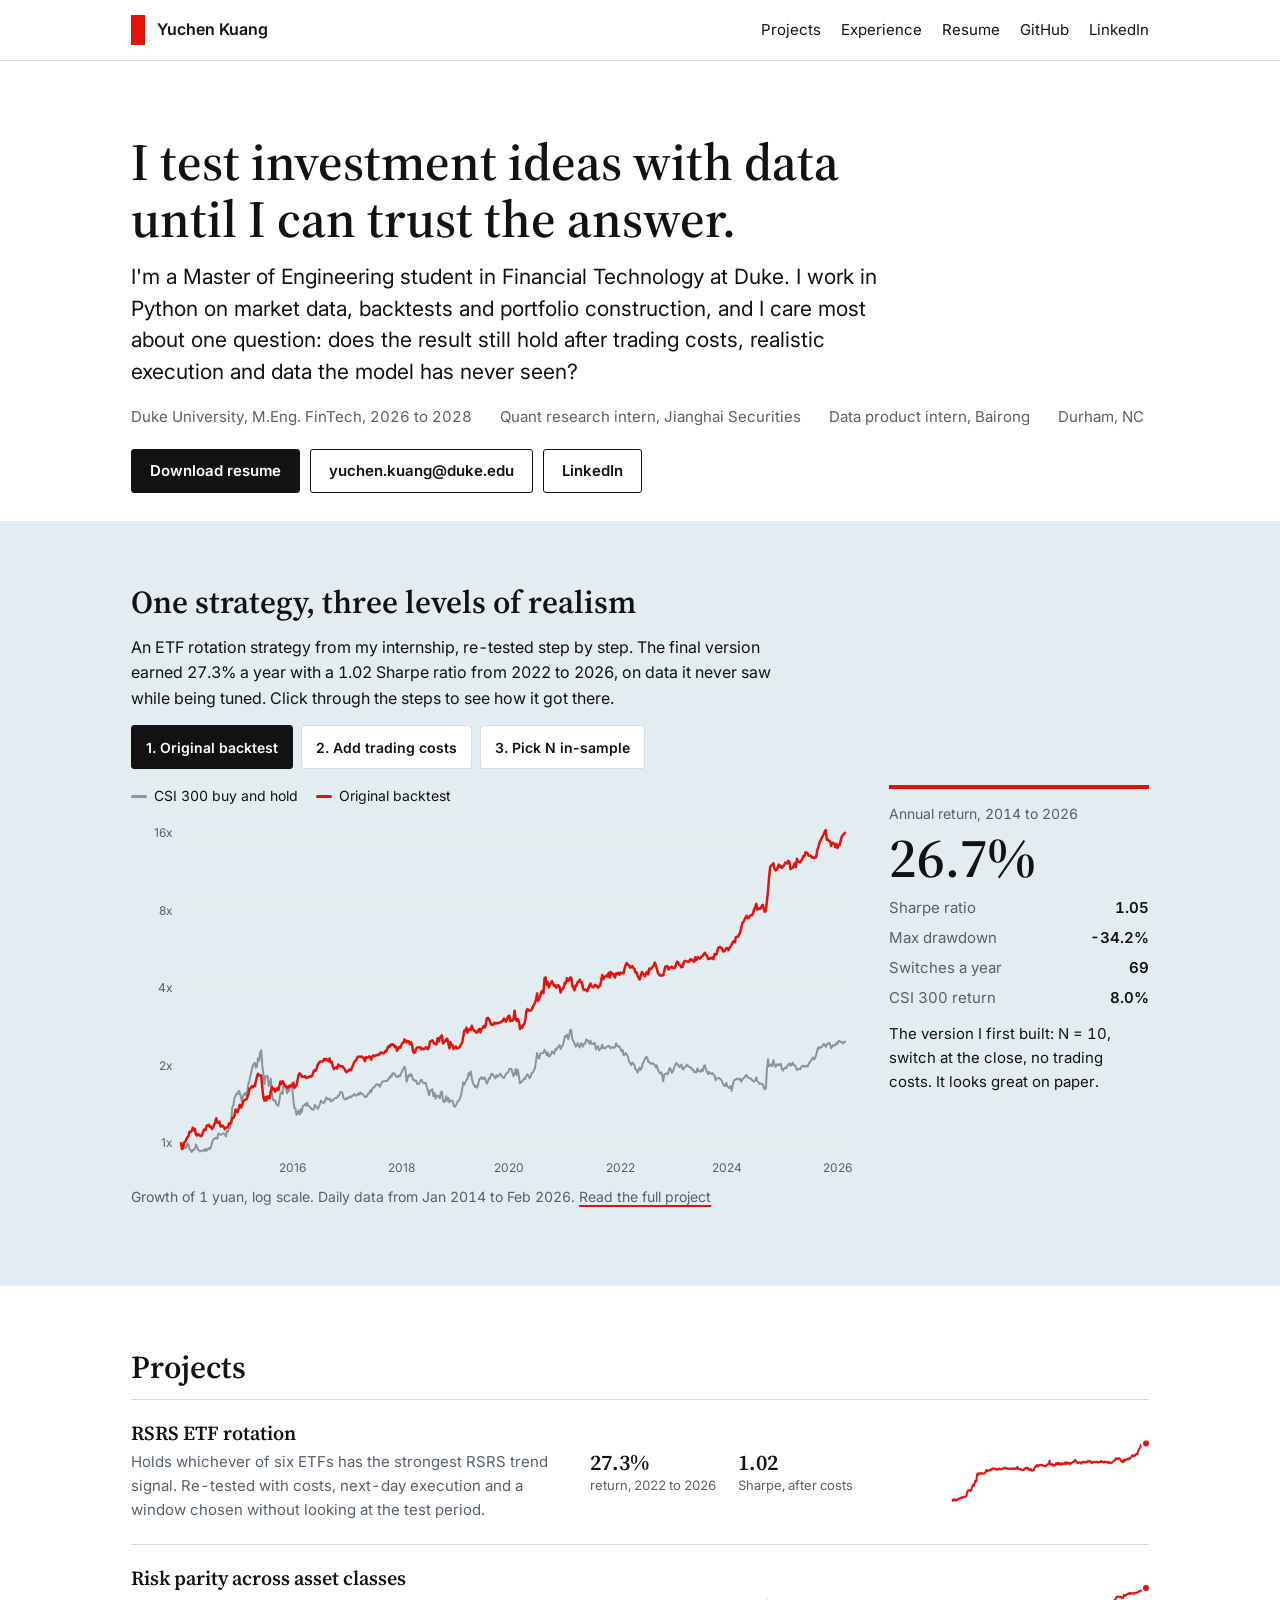
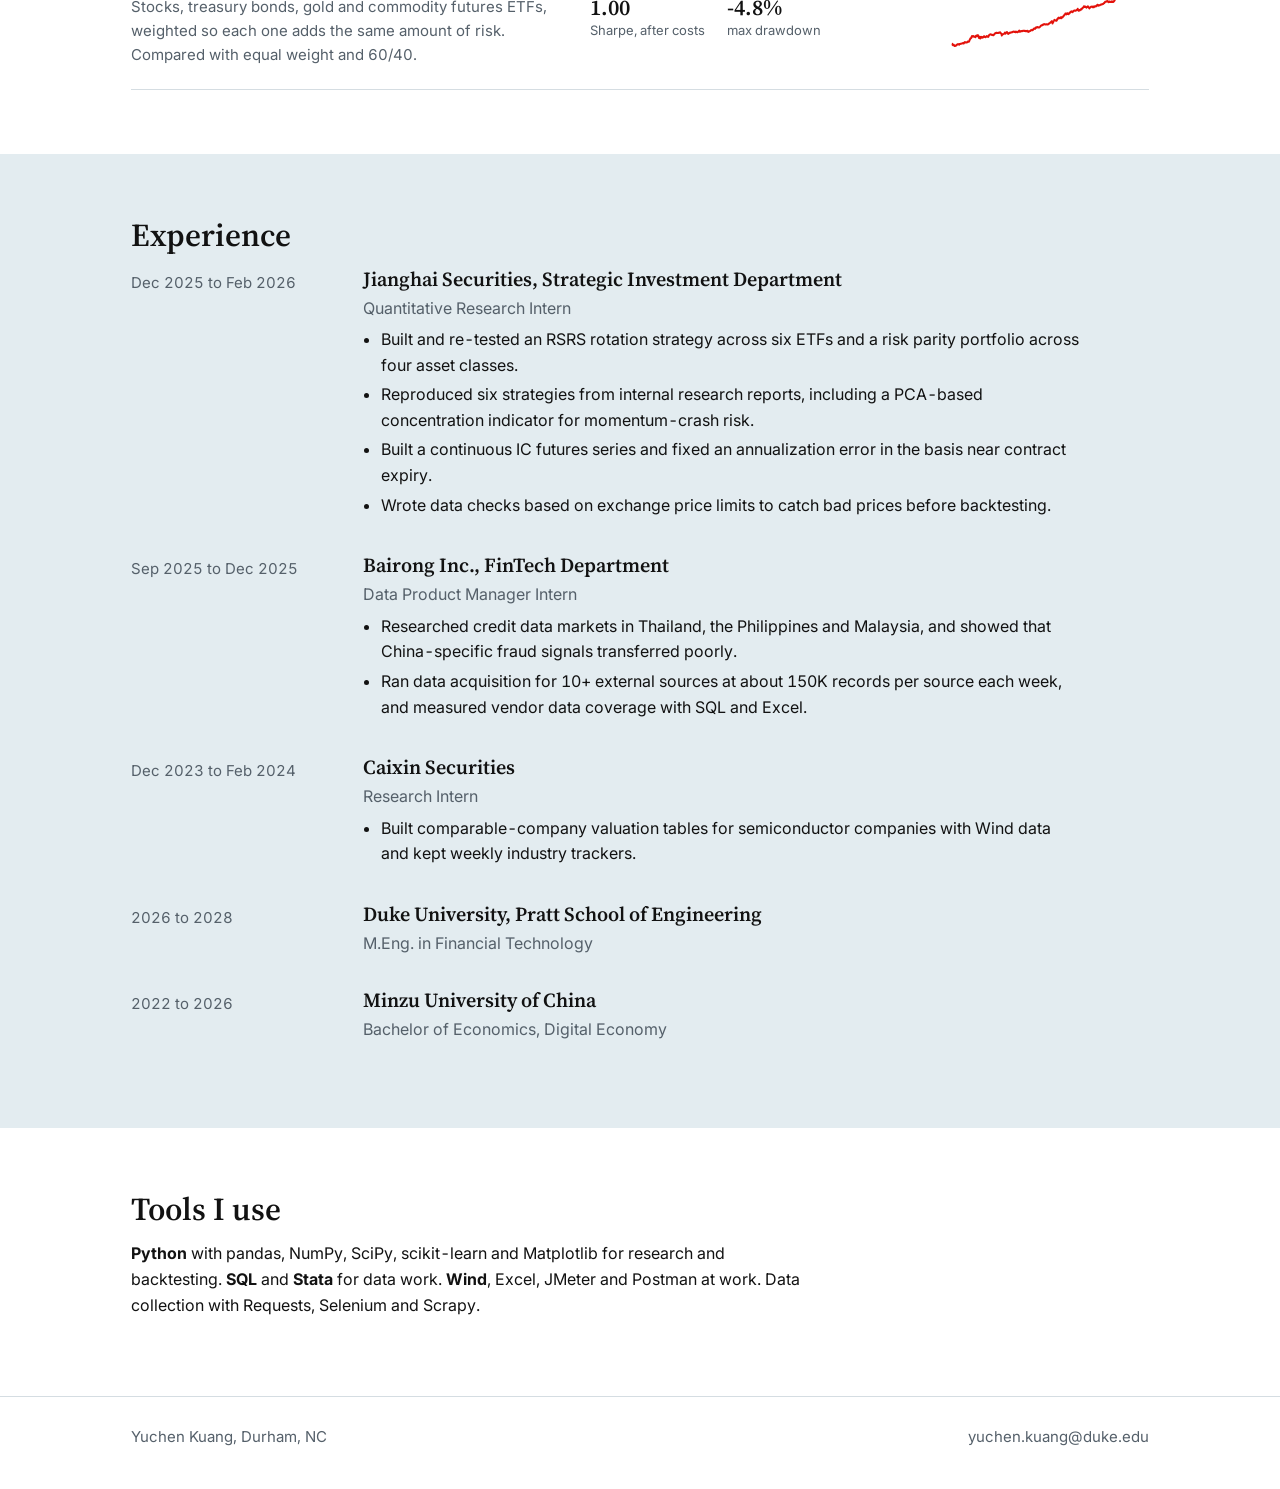
<file: index.html>
<!DOCTYPE html>
<html lang="en">
<head>
<meta charset="utf-8">
<meta name="viewport" content="width=device-width, initial-scale=1">
<title>Yuchen Kuang</title>
<meta name="description" content="Yuchen Kuang, M.Eng. in Financial Technology at Duke. Quantitative research projects with honest backtests.">
<link rel="preconnect" href="https://fonts.googleapis.com">
<link rel="preconnect" href="https://fonts.gstatic.com" crossorigin>
<link href="https://fonts.googleapis.com/css2?family=Inter:wght@400;500;600&family=Source+Serif+4:opsz,wght@8..60,600&display=swap" rel="stylesheet">
<link rel="icon" href="data:image/svg+xml,%3Csvg xmlns=%27http://www.w3.org/2000/svg%27 viewBox=%270 0 32 32%27%3E%3Crect x=%279%27 y=%273%27 width=%2714%27 height=%2726%27 fill=%27%23e3120b%27/%3E%3C/svg%3E">
<link rel="stylesheet" href="css/style.css">
</head>
<body>
<header class="top">
  <div class="wrap">
    <a class="brand" href="index.html">Yuchen Kuang</a>
    <nav aria-label="Main">
      <a href="#projects">Projects</a>
      <a href="#experience">Experience</a>
      <a href="Yuchen_Kuang_Resume_latest.pdf">Resume</a>
      <a href="https://github.com/KylenKuang">GitHub</a>
      <a href="https://www.linkedin.com/in/yuchen-kuang-8b7991436">LinkedIn</a>
    </nav>
  </div>
</header>

<main>
<section class="hero">
  <div class="wrap">
    <h1>I test investment ideas with data until I can trust the answer.</h1>
    <p class="lede">I'm a Master of Engineering student in Financial Technology at Duke. I work in Python on market data, backtests and portfolio construction, and I care most about one question: does the result still hold after trading costs, realistic execution and data the model has never seen?</p>
    <ul class="facts">
      <li>Duke University, M.Eng. FinTech, 2026 to 2028</li>
      <li>Quant research intern, Jianghai Securities</li>
      <li>Data product intern, Bairong</li>
      <li>Durham, NC</li>
    </ul>
    <div class="links">
      <a class="btn primary" href="Yuchen_Kuang_Resume_latest.pdf">Download resume</a>
      <a class="btn" href="mailto:yuchen.kuang@duke.edu">yuchen.kuang@duke.edu</a>
      <a class="btn" href="https://www.linkedin.com/in/yuchen-kuang-8b7991436">LinkedIn</a>
    </div>
  </div>
</section>

<section class="band panel" aria-labelledby="story-title">
  <div class="wrap">
    <h2 id="story-title">One strategy, three levels of realism</h2>
    <p>An ETF rotation strategy from my internship, re-tested step by step. The final version earned 27.3% a year with a 1.02 Sharpe ratio from 2022 to 2026, on data it never saw while being tuned. Click through the steps to see how it got there.</p>
    <div class="steps" id="story-steps" role="group" aria-label="Backtest steps"></div>
    <div class="story">
      <div>
        <ul class="legend" id="story-legend"></ul>
        <div class="fig" id="story-fig" role="img" aria-label="Growth of 1 yuan, log scale, strategy against the CSI 300"></div>
        <p class="caption">Growth of 1 yuan, log scale. Daily data from Jan 2014 to Feb 2026. <a href="rsrs.html">Read the full project</a></p>
      </div>
      <aside class="readout" id="story-readout" aria-live="polite"></aside>
    </div>
  </div>
</section>

<section class="band" id="projects" aria-labelledby="projects-title">
  <div class="wrap">
    <h2 id="projects-title">Projects</h2>
    <ul class="projects">
      <li class="project">
        <div>
          <h3><a href="rsrs.html">RSRS ETF rotation</a></h3>
          <p>Holds whichever of six ETFs has the strongest RSRS trend signal. Re-tested with costs, next-day execution and a window chosen without looking at the test period.</p>
        </div>
        <div class="nums" id="rsrs-nums"></div>
        <div class="spark" id="rsrs-spark" aria-hidden="true"></div>
      </li>
      <li class="project">
        <div>
          <h3><a href="risk-parity.html">Risk parity across asset classes</a></h3>
          <p>Stocks, treasury bonds, gold and commodity futures ETFs, weighted so each one adds the same amount of risk. Compared with equal weight and 60/40.</p>
        </div>
        <div class="nums" id="rp-nums"></div>
        <div class="spark" id="rp-spark" aria-hidden="true"></div>
      </li>
    </ul>
  </div>
</section>

<section class="band panel" id="experience" aria-labelledby="exp-title">
  <div class="wrap">
    <h2 id="exp-title">Experience</h2>
    <div class="cv">
      <div class="when">Dec 2025 to Feb 2026</div>
      <div class="what">
        <h3>Jianghai Securities, Strategic Investment Department</h3>
        <div class="muted">Quantitative Research Intern</div>
        <ul>
          <li>Built and re-tested an RSRS rotation strategy across six ETFs and a risk parity portfolio across four asset classes.</li>
          <li>Reproduced six strategies from internal research reports, including a PCA-based concentration indicator for momentum-crash risk.</li>
          <li>Built a continuous IC futures series and fixed an annualization error in the basis near contract expiry.</li>
          <li>Wrote data checks based on exchange price limits to catch bad prices before backtesting.</li>
        </ul>
      </div>
      <div class="when">Sep 2025 to Dec 2025</div>
      <div class="what">
        <h3>Bairong Inc., FinTech Department</h3>
        <div class="muted">Data Product Manager Intern</div>
        <ul>
          <li>Researched credit data markets in Thailand, the Philippines and Malaysia, and showed that China-specific fraud signals transferred poorly.</li>
          <li>Ran data acquisition for 10+ external sources at about 150K records per source each week, and measured vendor data coverage with SQL and Excel.</li>
        </ul>
      </div>
      <div class="when">Dec 2023 to Feb 2024</div>
      <div class="what">
        <h3>Caixin Securities</h3>
        <div class="muted">Research Intern</div>
        <ul><li>Built comparable-company valuation tables for semiconductor companies with Wind data and kept weekly industry trackers.</li></ul>
      </div>
      <div class="when">2026 to 2028</div>
      <div class="what">
        <h3>Duke University, Pratt School of Engineering</h3>
        <div class="muted">M.Eng. in Financial Technology</div>
      </div>
      <div class="when">2022 to 2026</div>
      <div class="what">
        <h3>Minzu University of China</h3>
        <div class="muted">Bachelor of Economics, Digital Economy</div>
      </div>
    </div>
  </div>
</section>

<section class="band" aria-labelledby="skills-title">
  <div class="wrap">
    <h2 id="skills-title">Tools I use</h2>
    <p><strong>Python</strong> with pandas, NumPy, SciPy, scikit-learn and Matplotlib for research and backtesting. <strong>SQL</strong> and <strong>Stata</strong> for data work. <strong>Wind</strong>, Excel, JMeter and Postman at work. Data collection with Requests, Selenium and Scrapy.</p>
  </div>
</section>
</main>

<footer>
  <div class="wrap">
    <span>Yuchen Kuang, Durham, NC</span>
    <span>yuchen.kuang@duke.edu</span>
  </div>
</footer>

<script src="js/charts.js"></script>
<script src="js/story.js"></script>
<script>
{
  const { pct, num } = Charts;
  window.addEventListener("rsrs-data", e => {
    const d = e.detail, s = d.compare.strategy.out_of_sample;
    document.getElementById("rsrs-nums").innerHTML =
      `<div><strong>${pct(s.ann_return)}</strong>return, 2022 to 2026</div><div><strong>${num(s.sharpe)}</strong>Sharpe, after costs</div>`;
    Charts.spark(document.getElementById("rsrs-spark"), d.nav.strategy.map(Math.log), "--s1");
  });
  fetch("data/risk_parity.json").then(r => r.json()).then(d => {
    const s = d.stats_full.risk_parity;
    document.getElementById("rp-nums").innerHTML =
      `<div><strong>${num(s.sharpe)}</strong>Sharpe, after costs</div><div><strong>${pct(s.max_dd)}</strong>max drawdown</div>`;
    Charts.spark(document.getElementById("rp-spark"), d.nav.risk_parity, "--s1");
  });
}
</script>
</body>
</html>
</file>
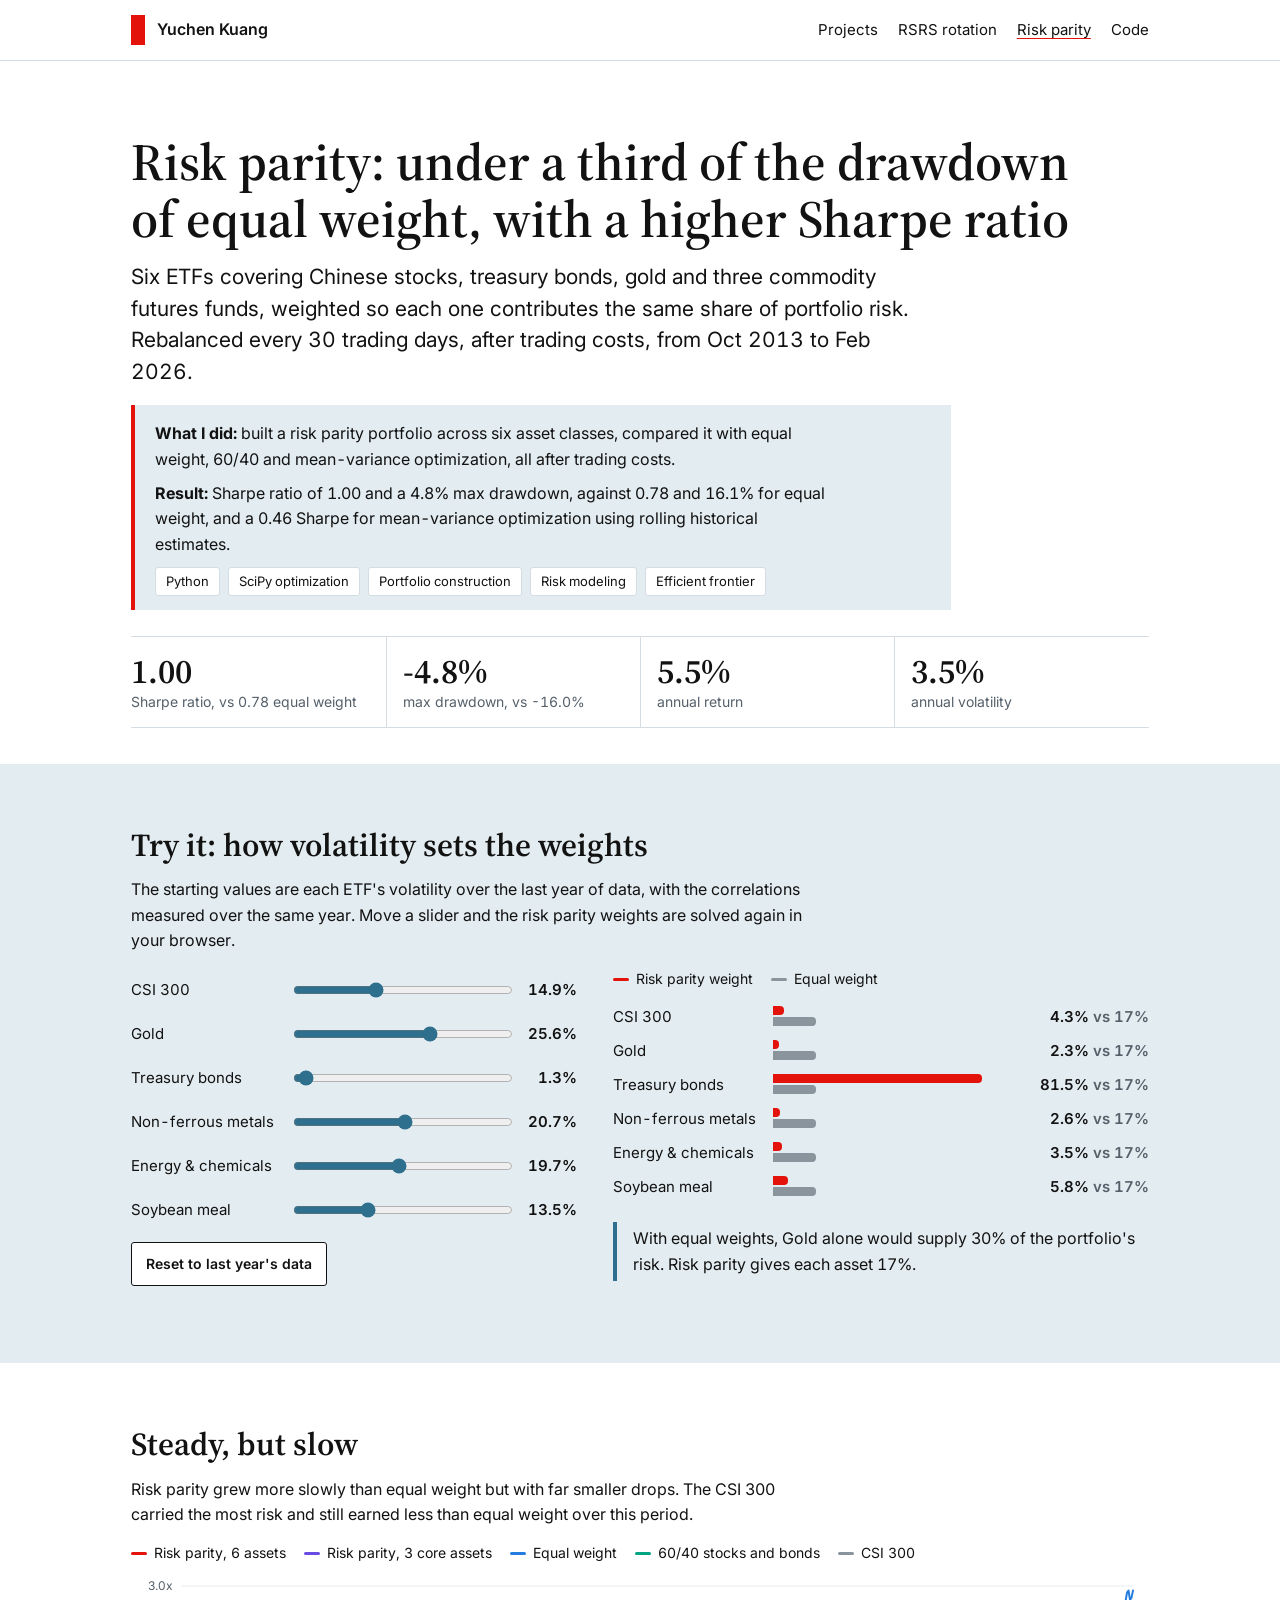
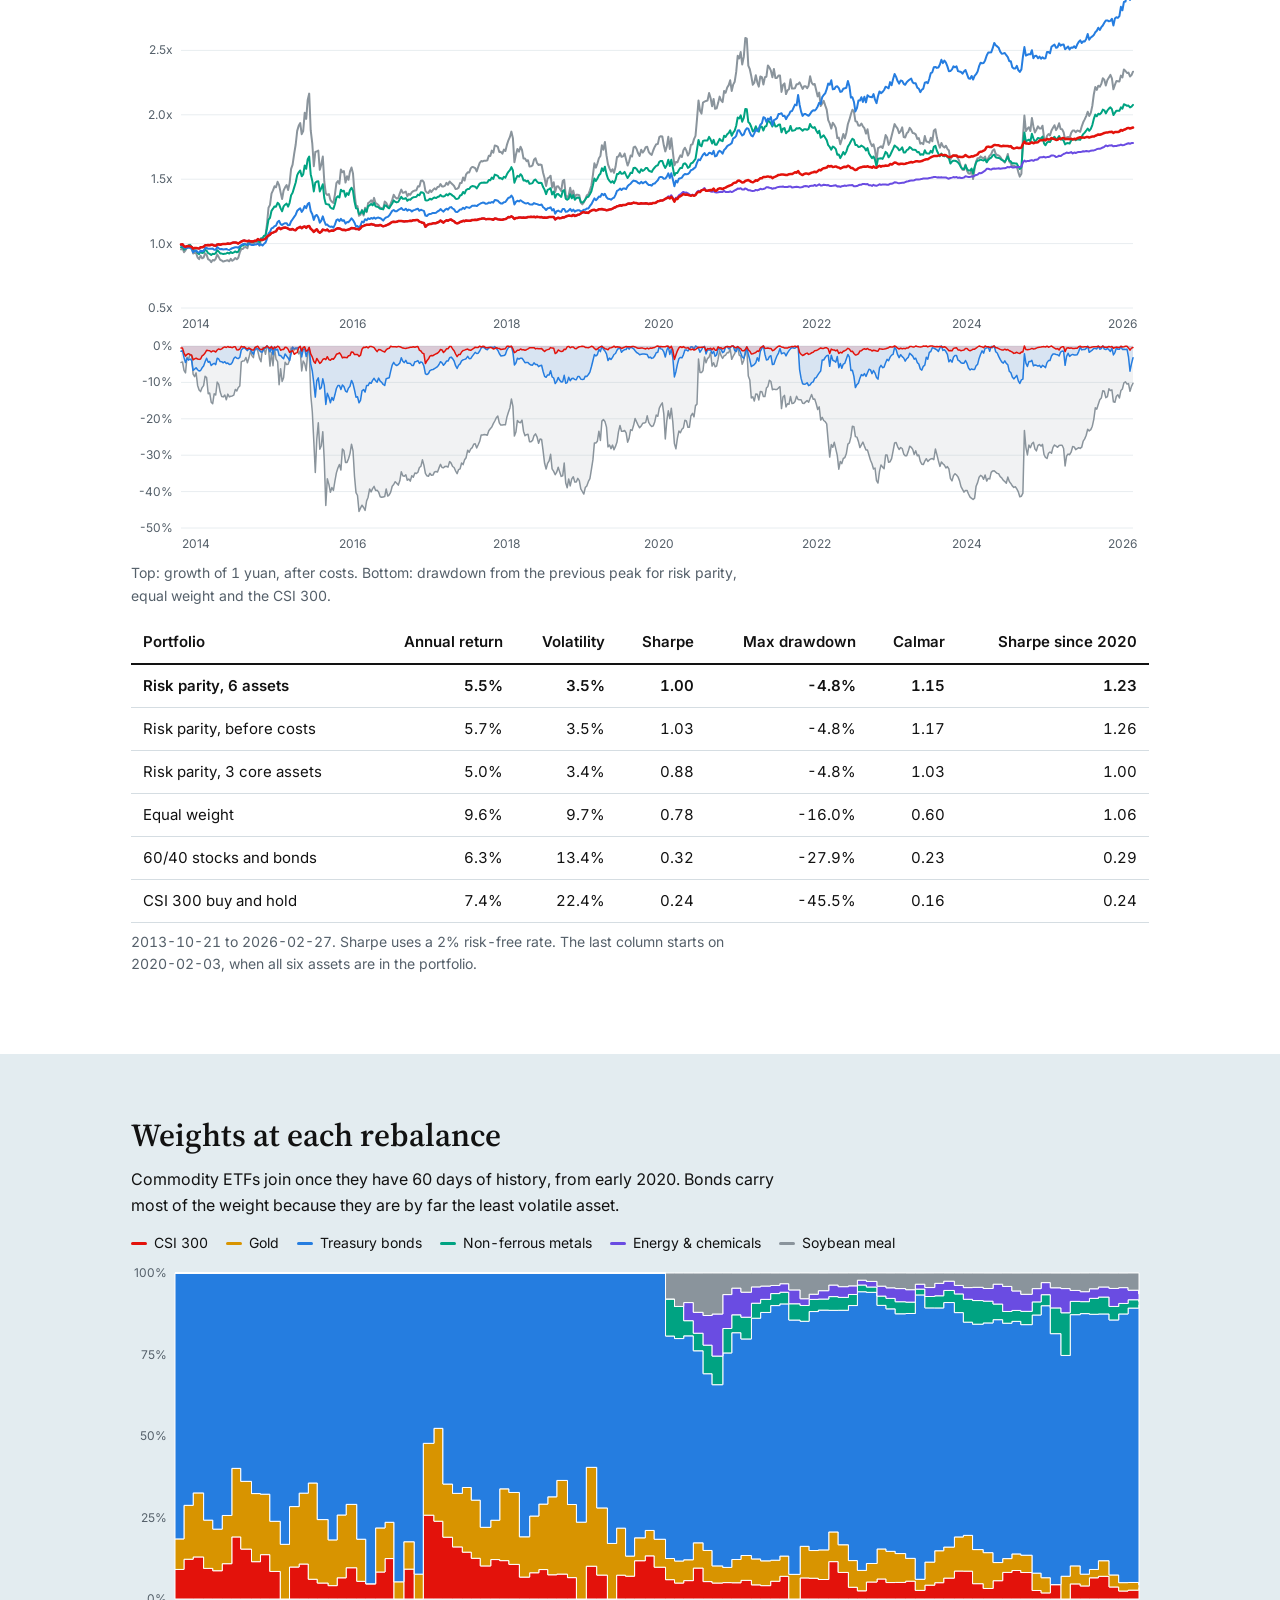
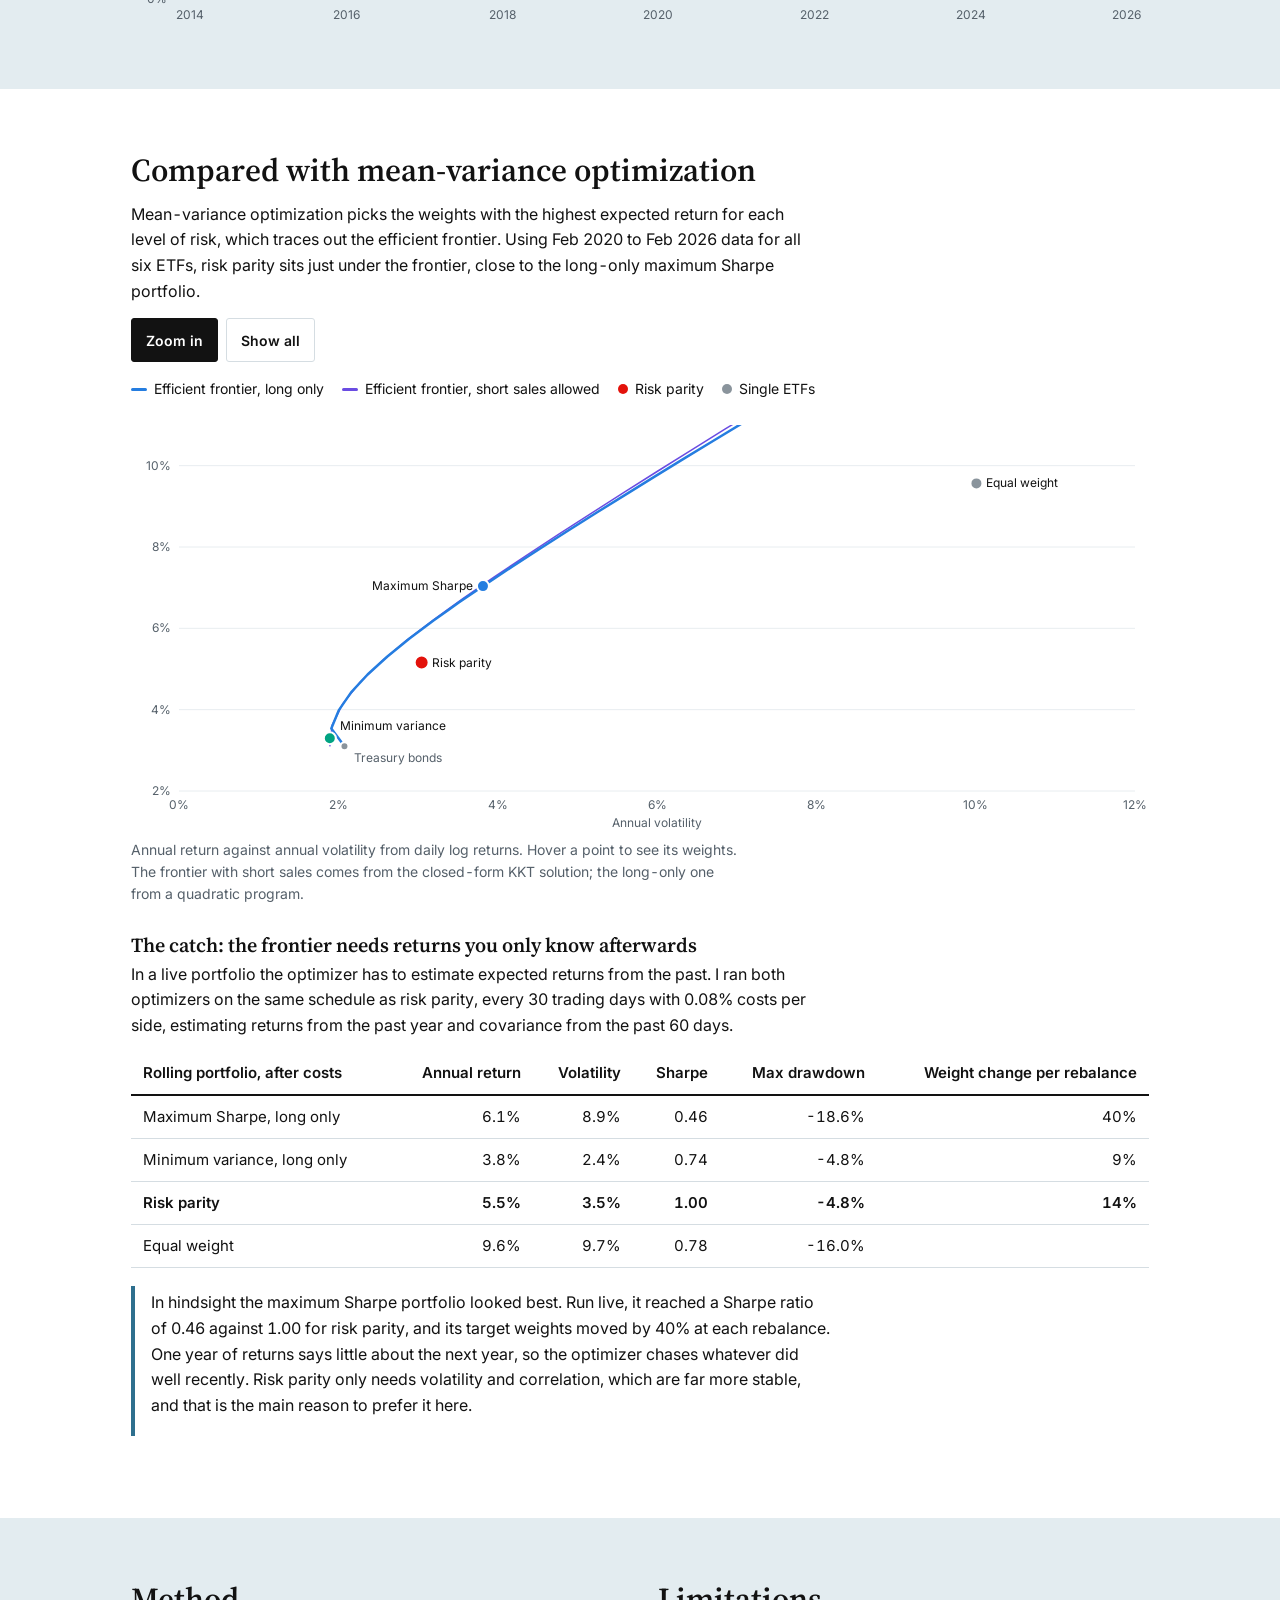
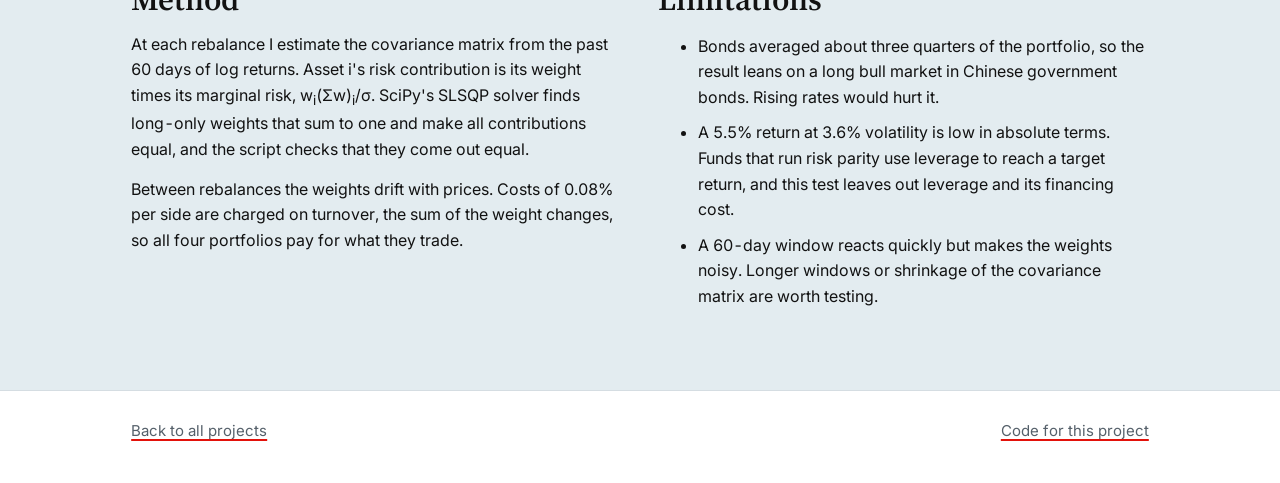
<file: risk-parity.html>
<!DOCTYPE html>
<html lang="en">
<head>
<meta charset="utf-8">
<meta name="viewport" content="width=device-width, initial-scale=1">
<title>Risk parity portfolio</title>
<link rel="preconnect" href="https://fonts.googleapis.com">
<link rel="preconnect" href="https://fonts.gstatic.com" crossorigin>
<link href="https://fonts.googleapis.com/css2?family=Inter:wght@400;500;600&family=Source+Serif+4:opsz,wght@8..60,600&display=swap" rel="stylesheet">
<link rel="icon" href="data:image/svg+xml,%3Csvg xmlns=%27http://www.w3.org/2000/svg%27 viewBox=%270 0 32 32%27%3E%3Crect x=%279%27 y=%273%27 width=%2714%27 height=%2726%27 fill=%27%23e3120b%27/%3E%3C/svg%3E">
<link rel="stylesheet" href="css/style.css">
</head>
<body>
<header class="top">
  <div class="wrap">
    <a class="brand" href="index.html">Yuchen Kuang</a>
    <nav aria-label="Main">
      <a href="index.html#projects">Projects</a>
      <a href="rsrs.html">RSRS rotation</a>
      <a href="risk-parity.html" aria-current="page">Risk parity</a>
      <a href="https://github.com/KylenKuang/quant-research/tree/main/risk_parity">Code</a>
    </nav>
  </div>
</header>

<main>
<section class="hero">
  <div class="wrap">
    <h1>Risk parity: under a third of the drawdown of equal weight, with a higher Sharpe ratio</h1>
    <p class="lede">Six ETFs covering Chinese stocks, treasury bonds, gold and three commodity futures funds, weighted so each one contributes the same share of portfolio risk. Rebalanced every 30 trading days, after trading costs, from Oct 2013 to Feb 2026.</p>
    <div class="summary">
      <p><strong>What I did:</strong> built a risk parity portfolio across six asset classes, compared it with equal weight, 60/40 and mean-variance optimization, all after trading costs.</p>
      <p><strong>Result:</strong> Sharpe ratio of 1.00 and a 4.8% max drawdown, against 0.78 and 16.1% for equal weight, and a 0.46 Sharpe for mean-variance optimization using rolling historical estimates.</p>
      <ul class="tags"><li>Python</li><li>SciPy optimization</li><li>Portfolio construction</li><li>Risk modeling</li><li>Efficient frontier</li></ul>
    </div>
    <div class="kpis" id="kpis"></div>
  </div>
</section>

<section class="band panel" aria-labelledby="calc-title">
  <div class="wrap">
    <h2 id="calc-title">Try it: how volatility sets the weights</h2>
    <p>The starting values are each ETF's volatility over the last year of data, with the correlations measured over the same year. Move a slider and the risk parity weights are solved again in your browser.</p>
    <div class="calc">
      <div>
        <div id="sliders"></div>
        <button type="button" class="reset" id="reset">Reset to last year's data</button>
      </div>
      <div>
        <ul class="legend">
          <li><i style="background:var(--s1)"></i>Risk parity weight</li>
          <li><i style="background:var(--bench)"></i>Equal weight</li>
        </ul>
        <ul class="bars wbars" id="wbars"></ul>
        <p class="note" id="calc-note"></p>
      </div>
    </div>
  </div>
</section>

<section class="band" aria-labelledby="nav-title">
  <div class="wrap">
    <h2 id="nav-title">Steady, but slow</h2>
    <p>Risk parity grew more slowly than equal weight but with far smaller drops. The CSI 300 carried the most risk and still earned less than equal weight over this period.</p>
    <ul class="legend">
      <li><i style="background:var(--s1)"></i>Risk parity, 6 assets</li>
      <li><i style="background:var(--s4)"></i>Risk parity, 3 core assets</li>
      <li><i style="background:var(--s2)"></i>Equal weight</li>
      <li><i style="background:var(--s3)"></i>60/40 stocks and bonds</li>
      <li><i style="background:var(--bench)"></i>CSI 300</li>
    </ul>
    <div class="fig" id="nav-fig" role="img" aria-label="Growth of 1 yuan for five portfolios"></div>
    <div class="fig short" id="dd-fig" role="img" aria-label="Drawdowns of risk parity, equal weight and CSI 300"></div>
    <p class="caption">Top: growth of 1 yuan, after costs. Bottom: drawdown from the previous peak for risk parity, equal weight and the CSI 300.</p>
    <div class="scroll"><table id="stats-table"></table></div>
    <p class="caption" id="since-note"></p>
  </div>
</section>

<section class="band panel" aria-labelledby="w-title">
  <div class="wrap">
    <h2 id="w-title">Weights at each rebalance</h2>
    <p>Commodity ETFs join once they have 60 days of history, from early 2020. Bonds carry most of the weight because they are by far the least volatile asset.</p>
    <ul class="legend" id="w-legend"></ul>
    <div class="fig" id="w-fig" role="img" aria-label="Portfolio weights over time"></div>
  </div>
</section>


<section class="band" aria-labelledby="mv-title">
  <div class="wrap">
    <h2 id="mv-title">Compared with mean-variance optimization</h2>
    <p>Mean-variance optimization picks the weights with the highest expected return for each level of risk, which traces out the efficient frontier. Using Feb 2020 to Feb 2026 data for all six ETFs, risk parity sits just under the frontier, close to the long-only maximum Sharpe portfolio.</p>
    <div class="steps" id="mv-view" role="group" aria-label="Chart view">
      <button type="button" data-v="0" aria-pressed="true">Zoom in</button>
      <button type="button" data-v="1" aria-pressed="false">Show all</button>
    </div>
    <ul class="legend">
      <li><i style="background:var(--s2)"></i>Efficient frontier, long only</li>
      <li><i style="background:var(--s4)"></i>Efficient frontier, short sales allowed</li>
      <li><i style="background:var(--s1);height:10px;width:10px;border-radius:50%"></i>Risk parity</li>
      <li><i style="background:var(--bench);height:10px;width:10px;border-radius:50%"></i>Single ETFs</li>
    </ul>
    <div class="fig tall" id="mv-fig" role="img" aria-label="Efficient frontier with risk parity, equal weight and each ETF"></div>
    <p class="caption">Annual return against annual volatility from daily log returns. Hover a point to see its weights. The frontier with short sales comes from the closed-form KKT solution; the long-only one from a quadratic program.</p>

    <h3 style="margin-top:28px">The catch: the frontier needs returns you only know afterwards</h3>
    <p>In a live portfolio the optimizer has to estimate expected returns from the past. I ran both optimizers on the same schedule as risk parity, every 30 trading days with 0.08% costs per side, estimating returns from the past year and covariance from the past 60 days.</p>
    <div class="scroll"><table id="mv-table"></table></div>
    <div class="note"><p id="mv-note"></p></div>
  </div>
</section>

<section class="band panel" aria-labelledby="m-title">
  <div class="wrap split">
    <div>
      <h2 id="m-title">Method</h2>
      <p>At each rebalance I estimate the covariance matrix from the past 60 days of log returns. Asset i's risk contribution is its weight times its marginal risk, w<sub>i</sub>(Σw)<sub>i</sub>/σ. SciPy's SLSQP solver finds long-only weights that sum to one and make all contributions equal, and the script checks that they come out equal.</p>
      <p>Between rebalances the weights drift with prices. Costs of 0.08% per side are charged on turnover, the sum of the weight changes, so all four portfolios pay for what they trade.</p>
    </div>
    <div>
      <h2>Limitations</h2>
      <ul class="caveats">
        <li>Bonds averaged about three quarters of the portfolio, so the result leans on a long bull market in Chinese government bonds. Rising rates would hurt it.</li>
        <li>A 5.5% return at 3.6% volatility is low in absolute terms. Funds that run risk parity use leverage to reach a target return, and this test leaves out leverage and its financing cost.</li>
        <li>A 60-day window reacts quickly but makes the weights noisy. Longer windows or shrinkage of the covariance matrix are worth testing.</li>
      </ul>
    </div>
  </div>
</section>
</main>

<footer>
  <div class="wrap">
    <a href="index.html">Back to all projects</a>
    <a href="https://github.com/KylenKuang/quant-research/tree/main/risk_parity">Code for this project</a>
  </div>
</footer>

<script src="js/charts.js"></script>
<script>
{
  const { pct, num, esc } = Charts;
  const ASSET_COLORS = ["--s1", "--s5", "--s2", "--s3", "--s4", "--bench"];

  /* Equal risk contribution by cyclical coordinate descent, then normalized to sum to 1 */
  function riskParity(cov) {
    const n = cov.length, b = 1 / n;
    const y = cov.map((r, i) => 1 / Math.sqrt(cov[i][i]));
    for (let it = 0; it < 500; it++) {
      for (let i = 0; i < n; i++) {
        let a = 0;
        for (let j = 0; j < n; j++) if (j !== i) a += cov[i][j] * y[j];
        y[i] = (-a + Math.sqrt(a * a + 4 * cov[i][i] * b)) / (2 * cov[i][i]);
      }
    }
    const s = y.reduce((p, q) => p + q, 0);
    return y.map(v => v / s);
  }
  function contributions(w, cov) {
    const m = cov.map(r => r.reduce((p, c, j) => p + c * w[j], 0));
    const rc = w.map((x, i) => x * m[i]), t = rc.reduce((p, q) => p + q, 0);
    return rc.map(v => v / t);
  }

  fetch("data/risk_parity.json").then(r => r.json()).then(d => {
    const f = d.stats_full;
    document.getElementById("kpis").innerHTML = [
      [num(f.risk_parity.sharpe), "Sharpe ratio, vs " + num(f.equal_weight.sharpe) + " equal weight"],
      [pct(f.risk_parity.max_dd), "max drawdown, vs " + pct(f.equal_weight.max_dd)],
      [pct(f.risk_parity.ann_return), "annual return"],
      [pct(f.risk_parity.ann_vol), "annual volatility"],
    ].map(([v, l]) => `<div class="kpi"><div class="v">${v}</div><div class="l">${l}</div></div>`).join("");

    /* calculator */
    const c = d.calculator, n = c.assets.length;
    let vols = c.ann_vol.slice();
    const sl = document.getElementById("sliders");
    sl.innerHTML = c.assets.map((a, i) => `<label class="slider"><span>${esc(a)}</span>
      <input type="range" id="vol-${i}" min="0.5" max="40" step="0.5" value="${(vols[i] * 100).toFixed(1)}" aria-label="${esc(a)} volatility">
      <output id="vol-${i}-out">${pct(vols[i])}</output></label>`).join("");
    const calc = () => {
      const cov = c.corr.map((r, i) => r.map((p, j) => p * vols[i] * vols[j]));
      const w = riskParity(cov), ew = new Array(n).fill(1 / n), rcEw = contributions(ew, cov);
      document.getElementById("wbars").innerHTML = c.assets.map((a, i) => `<li><span>${esc(a)}</span>
        <span class="track"><span class="fill rp" style="width:${w[i] * 100}%"></span><span class="fill ew" style="width:${100 / n}%"></span></span>
        <span class="val">${pct(w[i])} <span class="muted">vs ${pct(1 / n, 0)}</span></span></li>`).join("");
      const big = rcEw.indexOf(Math.max(...rcEw));
      document.getElementById("calc-note").textContent =
        `With equal weights, ${c.assets[big]} alone would supply ${pct(rcEw[big], 0)} of the portfolio's risk. Risk parity gives each asset ${pct(1 / n, 0)}.`;
    };
    sl.addEventListener("input", e => {
      const i = +e.target.id.split("-")[1];
      vols[i] = +e.target.value / 100;
      document.getElementById(`vol-${i}-out`).textContent = pct(vols[i]);
      calc();
    });
    document.getElementById("reset").onclick = () => {
      vols = c.ann_vol.slice();
      vols.forEach((v, i) => { document.getElementById(`vol-${i}`).value = (v * 100).toFixed(1); document.getElementById(`vol-${i}-out`).textContent = pct(v); });
      calc();
    };
    calc();

    /* performance */
    const nv = d.nav;
    Charts.line(document.getElementById("nav-fig"), {
      dates: d.dates, yFmt: v => v.toFixed(1) + "x", tipFmt: v => v.toFixed(2) + "x",
      series: [{ name: "CSI 300", values: nv.csi300, color: "--bench" },
               { name: "60/40", values: nv.sixty_forty, color: "--s3" },
               { name: "Equal weight", values: nv.equal_weight, color: "--s2" },
               { name: "Risk parity, 3 assets", values: nv.risk_parity_3, color: "--s4" },
               { name: "Risk parity, 6 assets", values: nv.risk_parity, color: "--s1", width: 2.5 }],
    });
    Charts.line(document.getElementById("dd-fig"), {
      dates: d.dates, area: true, yFmt: v => Math.round(v * 100) + "%", tipFmt: v => pct(v),
      series: [{ name: "CSI 300", values: d.drawdown.csi300, color: "--bench", width: 1.5 },
               { name: "Equal weight", values: d.drawdown.equal_weight, color: "--s2", width: 1.5 },
               { name: "Risk parity", values: d.drawdown.risk_parity, color: "--s1", width: 1.5 }],
    });
    const rows = [["risk_parity", "Risk parity, 6 assets"], ["risk_parity_gross", "Risk parity, before costs"],
      ["risk_parity_3", "Risk parity, 3 core assets"], ["equal_weight", "Equal weight"],
      ["sixty_forty", "60/40 stocks and bonds"], ["csi300", "CSI 300 buy and hold"]];
    document.getElementById("stats-table").innerHTML =
      `<thead><tr><th>Portfolio</th><th>Annual return</th><th>Volatility</th><th>Sharpe</th><th>Max drawdown</th><th>Calmar</th><th>Sharpe since 2020</th></tr></thead><tbody>` +
      rows.map(([k, name]) => { const s = f[k], t = d.stats_since_commodities[k];
        return `<tr class="${k === "risk_parity" ? "hl" : ""}"><td>${name}</td><td>${pct(s.ann_return)}</td><td>${pct(s.ann_vol)}</td><td>${num(s.sharpe)}</td><td>${pct(s.max_dd)}</td><td>${num(s.calmar)}</td><td>${num(t.sharpe)}</td></tr>`; }).join("") + "</tbody>";
    document.getElementById("since-note").textContent =
      `${d.period[0]} to ${d.period[1]}. Sharpe uses a 2% risk-free rate. The last column starts on ${d.commodities_from}, when all six assets are in the portfolio.`;

    /* weights */
    const W = d.weights;
    document.getElementById("w-legend").innerHTML = W.assets.map((a, j) => `<li><i style="background:var(${ASSET_COLORS[j]})"></i>${esc(a)}</li>`).join("");
    Charts.stack(document.getElementById("w-fig"), { dates: W.dates, end: d.period[1], keys: W.assets, values: W.values, colors: ASSET_COLORS });

    /* mean-variance comparison */
    fetch("data/frontier.json").then(r => r.json()).then(fd => {
      const P = fd.points, short = { "Global minimum variance": "Minimum variance", "Maximum Sharpe, long only": "Maximum Sharpe" };
      const pts = [
        ...fd.asset_points.map(a => ({ name: a.name, vol: a.vol, ret: a.ret, color: "--bench", r: 4, side: a.name === "Energy & chemicals" ? "l" : "r",
          dy: a.name === "Treasury bonds" || a.name === "Soybean meal" ? 16 : a.name === "Non-ferrous metals" ? -6 : 4 })),
        { name: "Equal weight", ...P["Equal weight"], color: "--bench", r: 6, side: "r", major: true },
        { name: short["Global minimum variance"], ...P["Global minimum variance"], color: "--s3", r: 6, side: "r", dy: -8, major: true },
        { name: short["Maximum Sharpe, long only"], ...P["Maximum Sharpe, long only"], color: "--s2", r: 6, side: "l", major: true },
        { name: "Risk parity", ...P["Risk parity"], color: "--s1", r: 7, side: "r", major: true },
      ];
      const views = [{ x: [0, 0.12], y: [0.02, 0.11] }, { x: [0, 0.26], y: [0, 0.24] }];
      const ch = Charts.xy(document.getElementById("mv-fig"), {
        assets: fd.assets, view: views[0], points: pts,
        lines: [{ name: "short", pts: fd.unconstrained, color: "--s4", width: 1.5 }, { name: "long", pts: fd.long_only, color: "--s2", width: 2.5 }],
      });
      const vb = document.getElementById("mv-view");
      vb.addEventListener("click", e => {
        const b = e.target.closest("button"); if (!b) return;
        vb.querySelectorAll("button").forEach(x => x.setAttribute("aria-pressed", String(x === b)));
        ch.update({ view: views[+b.dataset.v] });
      });
      const B = fd.backtest, order = [["Max Sharpe", "Maximum Sharpe, long only"], ["Min variance", "Minimum variance, long only"], ["Risk parity", "Risk parity"], ["Equal weight", "Equal weight"]];
      document.getElementById("mv-table").innerHTML =
        `<thead><tr><th>Rolling portfolio, after costs</th><th>Annual return</th><th>Volatility</th><th>Sharpe</th><th>Max drawdown</th><th>Weight change per rebalance</th></tr></thead><tbody>` +
        order.map(([k, name]) => { const s = B[k];
          return `<tr class="${k === "Risk parity" ? "hl" : ""}"><td>${name}</td><td>${pct(s.ann_return)}</td><td>${pct(s.ann_vol)}</td><td>${num(s.sharpe)}</td><td>${pct(s.max_dd)}</td><td>${k === "Equal weight" ? "" : pct(s.turnover, 0)}</td></tr>`; }).join("") + "</tbody>";
      const ms = B["Max Sharpe"], rpb = B["Risk parity"];
      document.getElementById("mv-note").textContent =
        `In hindsight the maximum Sharpe portfolio looked best. Run live, it reached a Sharpe ratio of ${num(ms.sharpe)} against ${num(rpb.sharpe)} for risk parity, and its target weights moved by ${pct(ms.turnover, 0)} at each rebalance. One year of returns says little about the next year, so the optimizer chases whatever did well recently. Risk parity only needs volatility and correlation, which are far more stable, and that is the main reason to prefer it here.`;
    });

  });
}
</script>
</body>
</html>
</file>
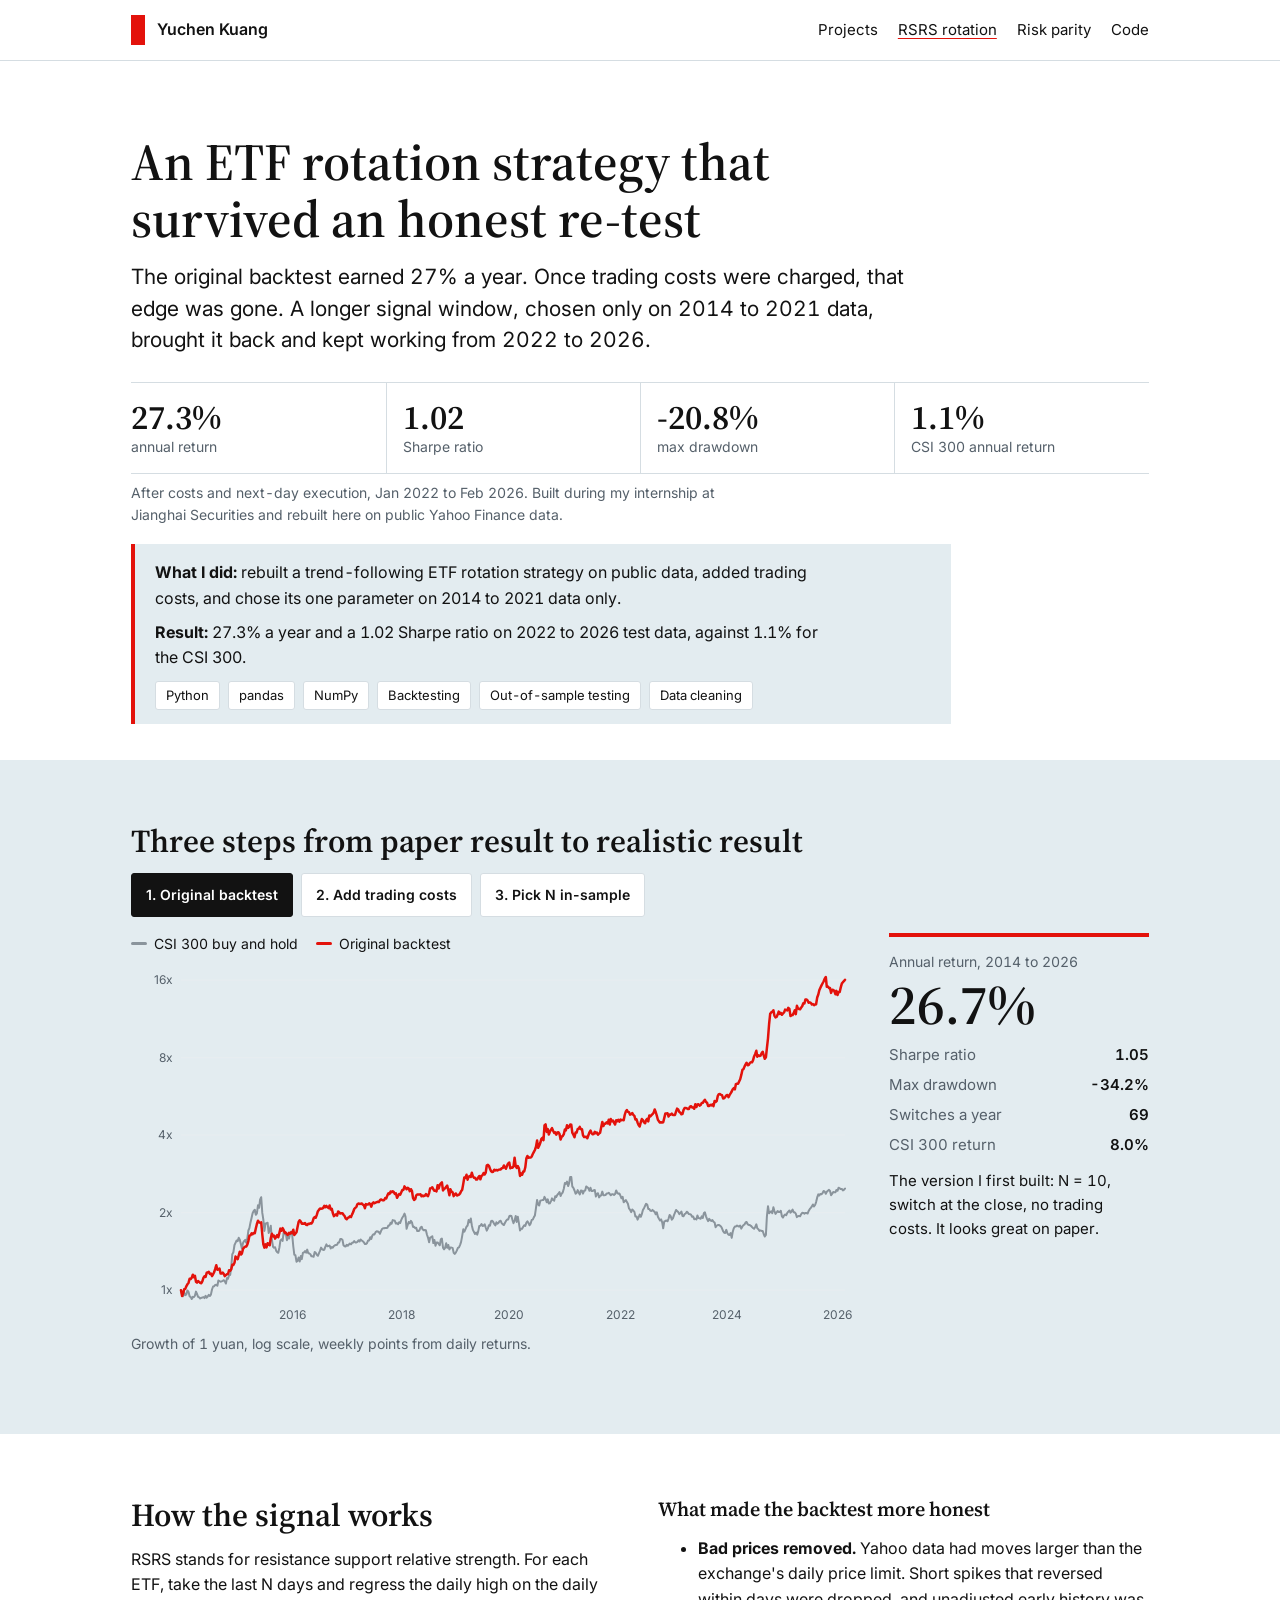
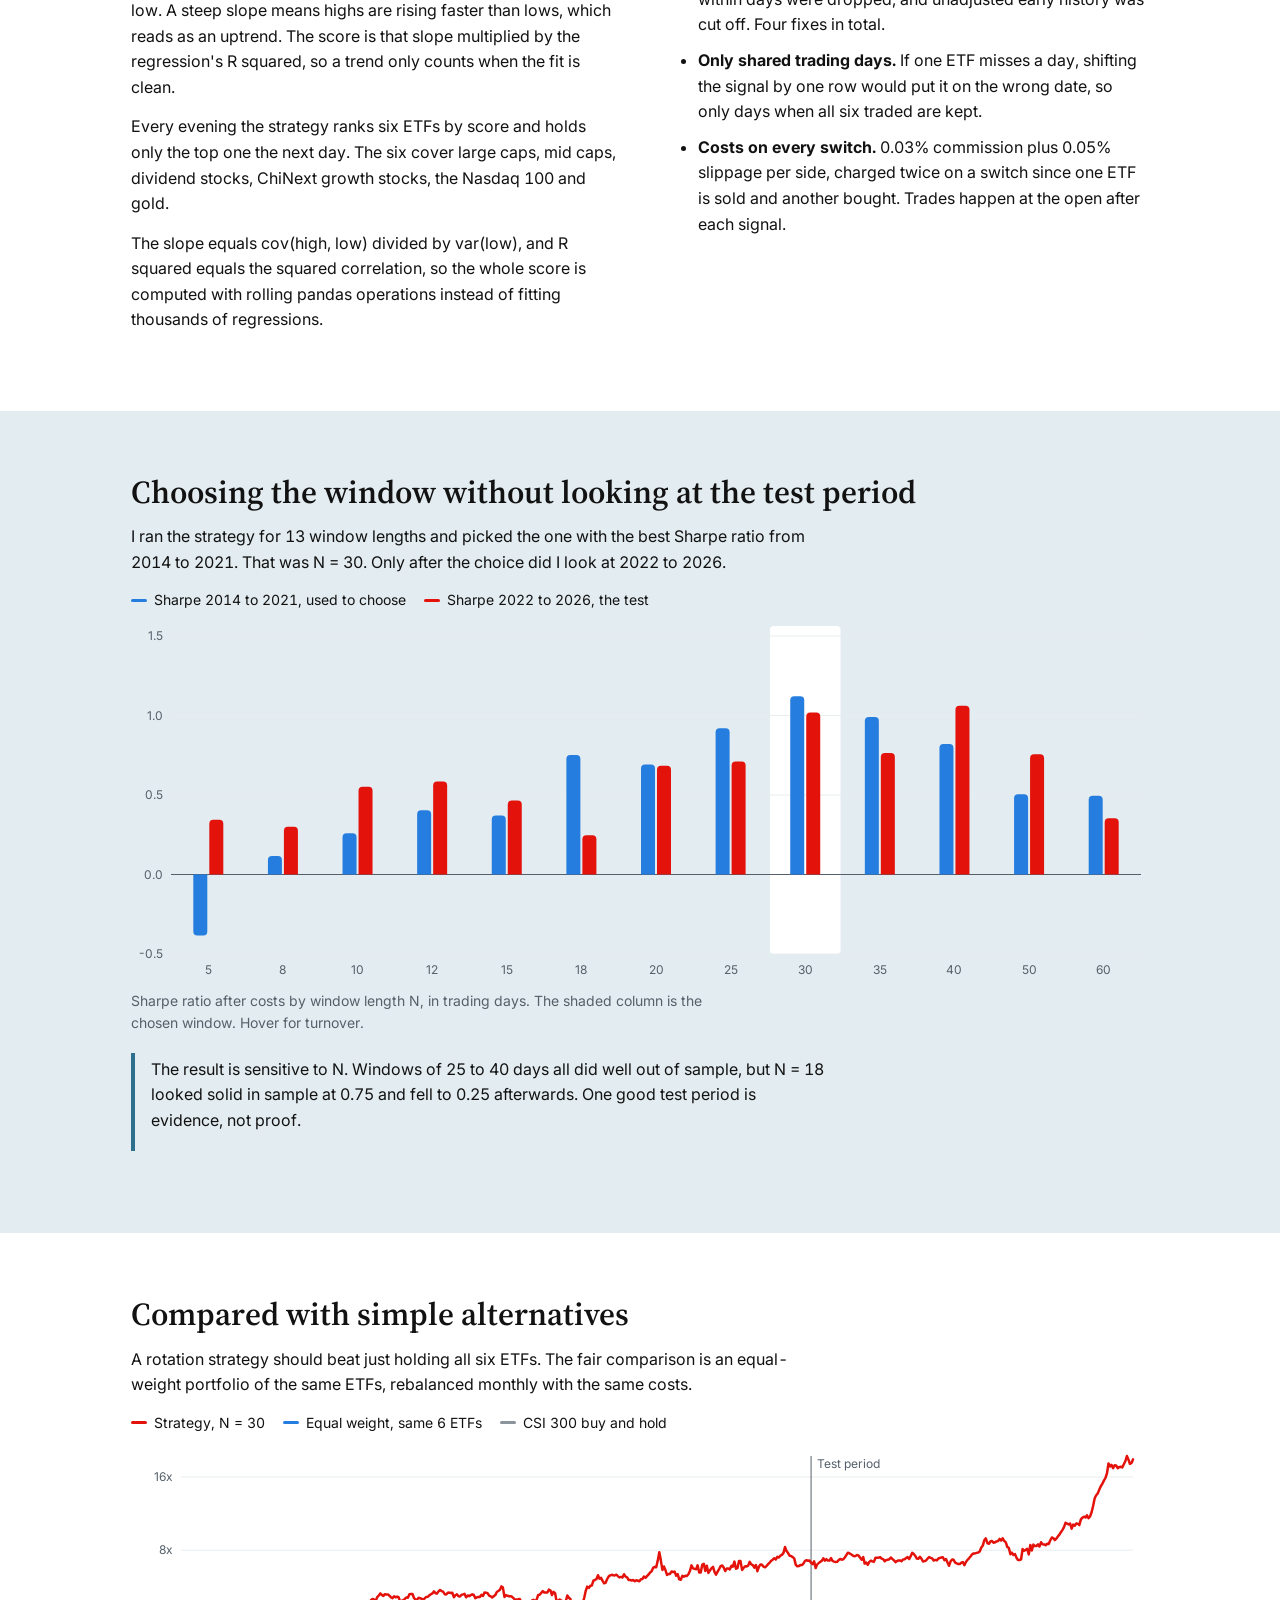
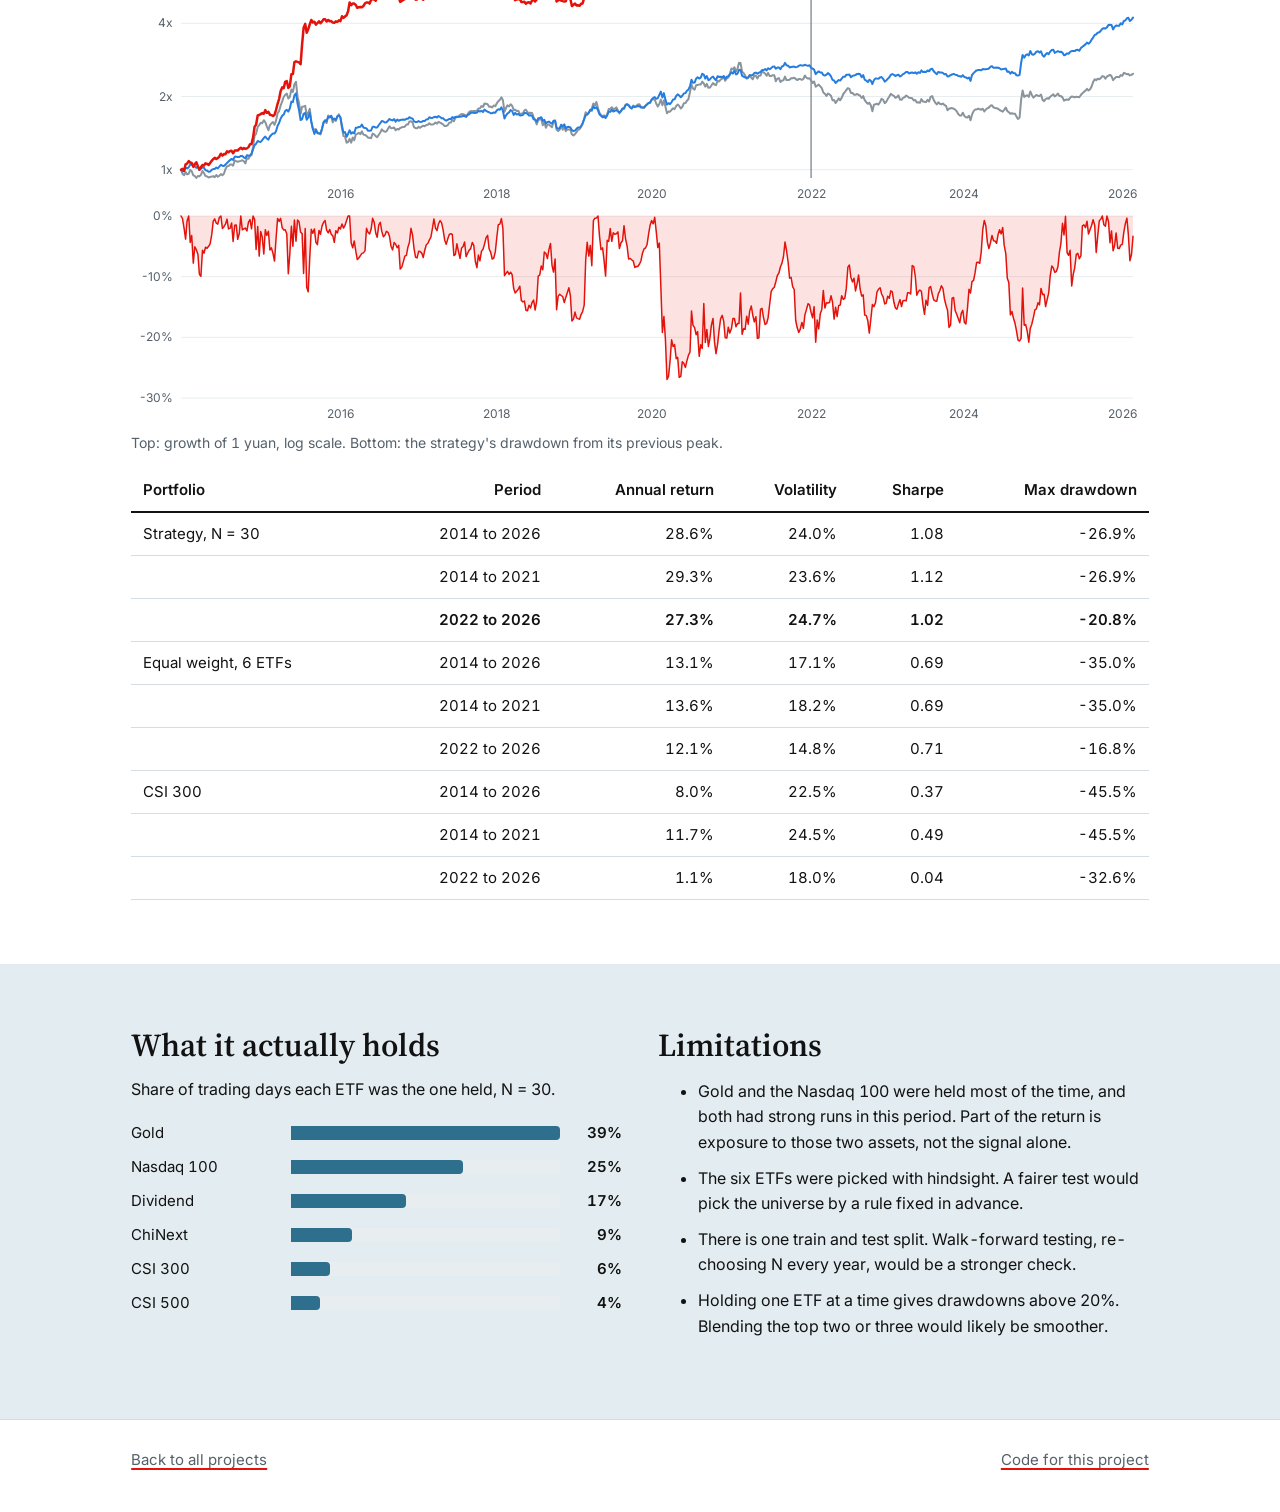
<file: rsrs.html>
<!DOCTYPE html>
<html lang="en">
<head>
<meta charset="utf-8">
<meta name="viewport" content="width=device-width, initial-scale=1">
<title>RSRS ETF rotation</title>
<link rel="preconnect" href="https://fonts.googleapis.com">
<link rel="preconnect" href="https://fonts.gstatic.com" crossorigin>
<link href="https://fonts.googleapis.com/css2?family=Inter:wght@400;500;600&family=Source+Serif+4:opsz,wght@8..60,600&display=swap" rel="stylesheet">
<link rel="icon" href="data:image/svg+xml,%3Csvg xmlns=%27http://www.w3.org/2000/svg%27 viewBox=%270 0 32 32%27%3E%3Crect x=%279%27 y=%273%27 width=%2714%27 height=%2726%27 fill=%27%23e3120b%27/%3E%3C/svg%3E">
<link rel="stylesheet" href="css/style.css">
</head>
<body>
<header class="top">
  <div class="wrap">
    <a class="brand" href="index.html">Yuchen Kuang</a>
    <nav aria-label="Main">
      <a href="index.html#projects">Projects</a>
      <a href="rsrs.html" aria-current="page">RSRS rotation</a>
      <a href="risk-parity.html">Risk parity</a>
      <a href="https://github.com/KylenKuang/quant-research/tree/main/rsrs_rotation">Code</a>
    </nav>
  </div>
</header>

<main>
<section class="hero">
  <div class="wrap">
    <h1>An ETF rotation strategy that survived an honest re-test</h1>
    <p class="lede">The original backtest earned 27% a year. Once trading costs were charged, that edge was gone. A longer signal window, chosen only on 2014 to 2021 data, brought it back and kept working from 2022 to 2026.</p>
    <div class="kpis" id="kpis"></div>
    <p class="small muted">After costs and next-day execution, Jan 2022 to Feb 2026. Built during my internship at Jianghai Securities and rebuilt here on public Yahoo Finance data.</p>
    <div class="summary">
      <p><strong>What I did:</strong> rebuilt a trend-following ETF rotation strategy on public data, added trading costs, and chose its one parameter on 2014 to 2021 data only.</p>
      <p><strong>Result:</strong> 27.3% a year and a 1.02 Sharpe ratio on 2022 to 2026 test data, against 1.1% for the CSI 300.</p>
      <ul class="tags"><li>Python</li><li>pandas</li><li>NumPy</li><li>Backtesting</li><li>Out-of-sample testing</li><li>Data cleaning</li></ul>
    </div>

  </div>
</section>

<section class="band panel" aria-labelledby="story-title">
  <div class="wrap">
    <h2 id="story-title">Three steps from paper result to realistic result</h2>
    <div class="steps" id="story-steps" role="group" aria-label="Backtest steps"></div>
    <div class="story">
      <div>
        <ul class="legend" id="story-legend"></ul>
        <div class="fig" id="story-fig" role="img" aria-label="Growth of 1 yuan, log scale"></div>
        <p class="caption">Growth of 1 yuan, log scale, weekly points from daily returns.</p>
      </div>
      <aside class="readout" id="story-readout" aria-live="polite"></aside>
    </div>
  </div>
</section>

<section class="band" aria-labelledby="idea-title">
  <div class="wrap split">
    <div>
      <h2 id="idea-title">How the signal works</h2>
      <p>RSRS stands for resistance support relative strength. For each ETF, take the last N days and regress the daily high on the daily low. A steep slope means highs are rising faster than lows, which reads as an uptrend. The score is that slope multiplied by the regression's R squared, so a trend only counts when the fit is clean.</p>
      <p>Every evening the strategy ranks six ETFs by score and holds only the top one the next day. The six cover large caps, mid caps, dividend stocks, ChiNext growth stocks, the Nasdaq 100 and gold.</p>
      <p>The slope equals cov(high, low) divided by var(low), and R squared equals the squared correlation, so the whole score is computed with rolling pandas operations instead of fitting thousands of regressions.</p>
    </div>
    <div>
      <h3>What made the backtest more honest</h3>
      <ul class="caveats">
        <li><strong>Bad prices removed.</strong> Yahoo data had moves larger than the exchange's daily price limit. Short spikes that reversed within days were dropped, and unadjusted early history was cut off. Four fixes in total.</li>
        <li><strong>Only shared trading days.</strong> If one ETF misses a day, shifting the signal by one row would put it on the wrong date, so only days when all six traded are kept.</li>
        <li><strong>Costs on every switch.</strong> 0.03% commission plus 0.05% slippage per side, charged twice on a switch since one ETF is sold and another bought. Trades happen at the open after each signal.</li>
      </ul>
    </div>
  </div>
</section>

<section class="band panel" aria-labelledby="grid-title">
  <div class="wrap">
    <h2 id="grid-title">Choosing the window without looking at the test period</h2>
    <p>I ran the strategy for 13 window lengths and picked the one with the best Sharpe ratio from 2014 to 2021. That was N = 30. Only after the choice did I look at 2022 to 2026.</p>
    <ul class="legend">
      <li><i style="background:var(--s2)"></i>Sharpe 2014 to 2021, used to choose</li>
      <li><i style="background:var(--s1)"></i>Sharpe 2022 to 2026, the test</li>
    </ul>
    <div class="fig" id="grid-fig" role="img" aria-label="Sharpe ratio by window length, in-sample and out-of-sample"></div>
    <p class="caption">Sharpe ratio after costs by window length N, in trading days. The shaded column is the chosen window. Hover for turnover.</p>
    <div class="note"><p>The result is sensitive to N. Windows of 25 to 40 days all did well out of sample, but N = 18 looked solid in sample at 0.75 and fell to 0.25 afterwards. One good test period is evidence, not proof.</p></div>
  </div>
</section>

<section class="band" aria-labelledby="cmp-title">
  <div class="wrap">
    <h2 id="cmp-title">Compared with simple alternatives</h2>
    <p>A rotation strategy should beat just holding all six ETFs. The fair comparison is an equal-weight portfolio of the same ETFs, rebalanced monthly with the same costs.</p>
    <ul class="legend">
      <li><i style="background:var(--s1)"></i>Strategy, N = 30</li>
      <li><i style="background:var(--s2)"></i>Equal weight, same 6 ETFs</li>
      <li><i style="background:var(--bench)"></i>CSI 300 buy and hold</li>
    </ul>
    <div class="fig" id="cmp-fig" role="img" aria-label="Growth of 1 yuan for strategy, equal weight and CSI 300"></div>
    <div class="fig short" id="dd-fig" role="img" aria-label="Drawdown of the strategy"></div>
    <p class="caption">Top: growth of 1 yuan, log scale. Bottom: the strategy's drawdown from its previous peak.</p>
    <div class="scroll"><table id="cmp-table"></table></div>
  </div>
</section>

<section class="band panel" aria-labelledby="lim-title">
  <div class="wrap split">
    <div>
      <h2 id="lim-title">What it actually holds</h2>
      <p>Share of trading days each ETF was the one held, N = 30.</p>
      <ul class="bars" id="hold-bars"></ul>
    </div>
    <div>
      <h2>Limitations</h2>
      <ul class="caveats">
        <li>Gold and the Nasdaq 100 were held most of the time, and both had strong runs in this period. Part of the return is exposure to those two assets, not the signal alone.</li>
        <li>The six ETFs were picked with hindsight. A fairer test would pick the universe by a rule fixed in advance.</li>
        <li>There is one train and test split. Walk-forward testing, re-choosing N every year, would be a stronger check.</li>
        <li>Holding one ETF at a time gives drawdowns above 20%. Blending the top two or three would likely be smoother.</li>
      </ul>
    </div>
  </div>
</section>
</main>

<footer>
  <div class="wrap">
    <a href="index.html">Back to all projects</a>
    <a href="https://github.com/KylenKuang/quant-research/tree/main/rsrs_rotation">Code for this project</a>
  </div>
</footer>

<script src="js/charts.js"></script>
<script src="js/story.js"></script>
<script>
{
  const { pct, num, esc } = Charts;
  window.addEventListener("rsrs-data", e => {
    const d = e.detail, oos = d.compare.strategy.out_of_sample;
    document.getElementById("kpis").innerHTML = [
      [pct(oos.ann_return), "annual return"], [num(oos.sharpe), "Sharpe ratio"],
      [pct(oos.max_dd), "max drawdown"], [pct(d.compare.csi300.out_of_sample.ann_return), "CSI 300 annual return"],
    ].map(([v, l]) => `<div class="kpi"><div class="v">${v}</div><div class="l">${l}</div></div>`).join("");

    const g = d.grid;
    Charts.columns(document.getElementById("grid-fig"), {
      cats: g.map(r => r.N), mark: d.best_n, fmt: v => v.toFixed(1), label: n => `N = ${n}`,
      series: [{ name: "2014 to 2021", values: g.map(r => r.is_sharpe), color: "--s2" },
               { name: "2022 to 2026", values: g.map(r => r.oos_sharpe), color: "--s1" }],
      extra: i => `<div class="row"><span>Switches a year</span><strong>${Math.round(g[i].switches_per_year)}</strong></div>`,
    });

    const rebase = v => v.map(x => x / v[0]);
    Charts.line(document.getElementById("cmp-fig"), {
      dates: d.dates, log: true, yFmt: v => v + "x", tipFmt: v => v.toFixed(2) + "x",
      markers: [{ date: d.split, label: "Test period" }],
      series: [{ name: "CSI 300", values: rebase(d.nav.csi300), color: "--bench" },
               { name: "Equal weight", values: rebase(d.nav.equal_weight), color: "--s2" },
               { name: "Strategy", values: rebase(d.nav.strategy), color: "--s1", width: 2.5 }],
    });
    Charts.line(document.getElementById("dd-fig"), {
      dates: d.dates, area: true, yFmt: v => Math.round(v * 100) + "%", tipFmt: v => pct(v),
      series: [{ name: "Strategy drawdown", values: d.drawdown, color: "--s1", width: 1.5 }],
    });

    const rows = [["strategy", "Strategy, N = 30"], ["equal_weight", "Equal weight, 6 ETFs"], ["csi300", "CSI 300"]];
    const per = [["full", "2014 to 2026"], ["in_sample", "2014 to 2021"], ["out_of_sample", "2022 to 2026"]];
    document.getElementById("cmp-table").innerHTML =
      `<thead><tr><th>Portfolio</th><th>Period</th><th>Annual return</th><th>Volatility</th><th>Sharpe</th><th>Max drawdown</th></tr></thead><tbody>` +
      rows.flatMap(([k, name]) => per.map(([p, pl], j) => {
        const s = d.compare[k][p];
        return `<tr class="${k === "strategy" && p === "out_of_sample" ? "hl" : ""}"><td>${j ? "" : esc(name)}</td><td>${pl}</td><td>${pct(s.ann_return)}</td><td>${pct(s.ann_vol)}</td><td>${num(s.sharpe)}</td><td>${pct(s.max_dd)}</td></tr>`;
      })).join("") + "</tbody>";

    const share = Object.entries(d.holding_share), max = share[0][1];
    document.getElementById("hold-bars").innerHTML = share.map(([k, v]) =>
      `<li><span>${esc(k)}</span><span class="track"><span class="fill" style="display:block;width:${v / max * 100}%"></span></span><span class="val">${Math.round(v * 100)}%</span></li>`).join("");
  });
}
</script>
</body>
</html>
</file>
<file: css/style.css>
/*
VOICE   plain, careful research report written for a hiring manager with five minutes
IDEA    a fund factsheet: finding as the title, key figures, one main chart, then the method and the caveats
PICTURE the RSRS story as one chart that changes as realism is added, step by step
COLOUR  white paper, ink, one red tab and red strategy line, slate support, pale slate panels
TYPE    Source Serif 4 for titles, Inter for text and numbers, tabular figures
LAYOUT  red tab and name top left, wide chart band, projects as rows with sparklines, 1120px column
*/
:root {
  color-scheme: light dark;
  --bg: light-dark(#ffffff, #10191e);
  --panel: light-dark(#e3ecf0, #18252c);
  --ink: light-dark(#121212, #eef2f4);
  --muted: light-dark(#55606a, #9fb0ba);
  --rule: light-dark(#d5dde2, #2a3a43);
  --grid: light-dark(#e8edf0, #22323a);
  --red: light-dark(#e3120b, #ff5a4f);
  --slate: light-dark(#2e6f8e, #6fb0cf);
  --s1: light-dark(#e3120b, #ff5a4f);
  --s2: light-dark(#257de0, #4a9cf0);
  --s3: light-dark(#00a382, #00b894);
  --s4: light-dark(#6a4ce2, #9887ef);
  --s5: light-dark(#d89400, #d28e05);
  --bench: light-dark(#8a949c, #7d8790);
  --good: light-dark(#0a7a24, #4cc46a);
  --bad: light-dark(#c0150e, #ff6b61);
  --serif: "Source Serif 4", Georgia, "Times New Roman", serif;
  --sans: Inter, "Segoe UI", system-ui, -apple-system, sans-serif;
}
:root[data-theme=light] { color-scheme: light; }
:root[data-theme=dark] { color-scheme: dark; }
* { box-sizing: border-box; min-width: 0; }
html { scroll-padding-top: 72px; }
body { margin: 0; background: var(--bg); color: var(--ink); font: 16px/1.6 var(--sans);
  overflow-x: clip; font-feature-settings: "tnum" 1; }
a { color: inherit; text-decoration-color: var(--red); text-decoration-thickness: 2px; text-underline-offset: 3px; }
a:hover { color: var(--red); }
:focus-visible { outline: 3px solid var(--slate); outline-offset: 2px; border-radius: 2px; }
h1, h2, h3 { font-family: var(--serif); font-weight: 600; line-height: 1.1; text-wrap: balance; margin: 0; }
h1 { font-size: clamp(34px, 5vw, 52px); }
h2 { font-size: clamp(24px, 3vw, 32px); margin-bottom: 14px; }
h3 { font-size: 20px; margin-bottom: 6px; }
p { margin: 0 0 14px; max-width: 68ch; }
.wrap { max-width: 1120px; margin: 0 auto; padding: 0 max(4vw, 16px); }
.band { padding: clamp(36px, 5vw, 64px) 0; }
.band.panel { background: var(--panel); }
.muted { color: var(--muted); }
.small { font-size: 14px; }

/* top bar with the red tab */
.top { border-bottom: 1px solid var(--rule); }
.top .wrap { display: flex; align-items: center; justify-content: space-between; gap: 16px; flex-wrap: wrap; min-height: 60px; }
.brand { display: flex; align-items: center; gap: 12px; text-decoration: none; font-weight: 600; }
.brand::before { content: ""; width: 14px; height: 30px; background: var(--red); }
.top nav { display: flex; gap: 20px; flex-wrap: wrap; font-size: 15px; }
.top nav a { text-decoration: none; }
.top nav a[aria-current] { text-decoration: underline; text-decoration-color: var(--red); }

/* hero */
.hero { padding: clamp(36px, 6vw, 72px) 0 28px; }
.hero h1 { margin-bottom: 14px; }
.lede { font-size: clamp(18px, 2vw, 21px); line-height: 1.5; max-width: 60ch; margin-bottom: 18px; }
.facts { display: flex; flex-wrap: wrap; gap: 8px 28px; padding: 0; margin: 0 0 20px; list-style: none; color: var(--muted); font-size: 15px; }
.links { display: flex; flex-wrap: wrap; gap: 10px; }
.btn { display: inline-flex; align-items: center; min-height: 44px; padding: 0 18px; border: 1.5px solid var(--ink);
  text-decoration: none; font-weight: 600; font-size: 15px; border-radius: 3px; }
.btn.primary { background: var(--ink); color: var(--bg); }
.btn.primary:hover { background: var(--red); border-color: var(--red); color: #fff; }

.seeking { font-weight: 600; margin-bottom: 14px; }
.summary { background: var(--panel); border-left: 4px solid var(--red); padding: 16px 20px 14px; margin: 18px 0 8px; max-width: 820px; }
.summary p { margin-bottom: 8px; }
.tags { display: flex; flex-wrap: wrap; gap: 8px; list-style: none; padding: 0; margin: 10px 0 0; }
.tags li { font-size: 13px; padding: 3px 10px; border: 1px solid var(--rule); border-radius: 3px; background: var(--bg); }

/* step story */
.story { display: grid; grid-template-columns: minmax(0, 1fr) 260px; gap: 28px; align-items: start; }
.steps { display: flex; flex-wrap: wrap; gap: 8px; margin-bottom: 16px; }
.steps button { font: 600 14px var(--sans); min-height: 44px; padding: 0 14px; border-radius: 3px; cursor: pointer;
  border: 1.5px solid var(--rule); background: var(--bg); color: var(--ink); }
.steps button[aria-pressed=true] { border-color: var(--ink); background: var(--ink); color: var(--bg); }
.readout { border-top: 4px solid var(--red); padding-top: 14px; }
.readout .big { font: 600 clamp(40px, 5vw, 56px)/1 var(--serif); margin: 4px 0 10px; }
.readout dl { display: grid; grid-template-columns: auto auto; gap: 6px 16px; margin: 0 0 12px; font-size: 15px; }
.readout dt { color: var(--muted); }
.readout dd { margin: 0; text-align: right; font-weight: 600; }
.readout p { font-size: 15px; }

/* figures */
.fig { position: relative; height: 360px; }
.fig.short { height: 220px; }
.fig.tall { height: 420px; }
.fig > svg { position: absolute; inset: 0; width: 100%; height: 100%; overflow: visible; }
.fig text { font: 12px var(--sans); fill: var(--muted); }
.tip { position: absolute; pointer-events: none; background: var(--bg); border: 1px solid var(--rule); border-radius: 4px;
  padding: 8px 10px; font-size: 13px; line-height: 1.45; box-shadow: 0 4px 14px rgb(0 0 0 / .12); min-width: 170px; z-index: 2; display: none; }
.tip b { display: block; margin-bottom: 2px; }
.tip span.k { display: inline-block; width: 10px; height: 3px; margin-right: 6px; vertical-align: middle; }
.tip .row { display: flex; justify-content: space-between; gap: 14px; }
.legend { display: flex; flex-wrap: wrap; gap: 6px 18px; font-size: 14px; margin: 0 0 10px; padding: 0; list-style: none; }
.legend li { display: flex; align-items: center; gap: 7px; }
.legend i { width: 16px; height: 3px; border-radius: 2px; }
.caption { font-size: 14px; color: var(--muted); margin-top: 8px; }

/* key figures */
.kpis { display: grid; grid-template-columns: repeat(4, minmax(0, 1fr)); gap: 0; border-top: 1px solid var(--rule); border-bottom: 1px solid var(--rule); margin: 26px 0 8px; }
.kpi { padding: 16px 16px 14px 0; }
.kpi + .kpi { padding-left: 16px; border-left: 1px solid var(--rule); }
.kpi .v { font: 600 clamp(26px, 3vw, 34px)/1.1 var(--serif); }
.kpi .l { font-size: 14px; color: var(--muted); }

/* project rows */
.projects { list-style: none; padding: 0; margin: 0; border-top: 1px solid var(--rule); }
.project { display: grid; grid-template-columns: minmax(0, 1.3fr) minmax(0, 1fr) 200px; gap: 24px; align-items: center;
  padding: 22px 0; border-bottom: 1px solid var(--rule); }
.project h3 a { text-decoration: none; }
.project h3 a:hover { text-decoration: underline; text-decoration-color: var(--red); }
.project p { margin: 0; font-size: 15px; color: var(--muted); }
.project .nums { display: flex; gap: 22px; flex-wrap: wrap; }
.project .nums div { font-size: 13px; color: var(--muted); }
.project .nums strong { display: block; font: 600 22px/1.2 var(--serif); color: var(--ink); }
.spark { height: 64px; position: relative; }
.spark svg { position: absolute; inset: 0; width: 100%; height: 100%; }
.tag { display: inline-block; font-size: 13px; padding: 2px 8px; border-radius: 3px; background: var(--panel); color: var(--muted); margin-left: 8px; vertical-align: middle; font-family: var(--sans); font-weight: 500; }

/* experience */
.cv { display: grid; grid-template-columns: 200px minmax(0, 1fr); gap: 10px 32px; }
.cv .when { color: var(--muted); font-size: 15px; padding-top: 3px; }
.cv .what { padding-bottom: 22px; }
.cv .what ul { margin: 6px 0 0; padding-left: 18px; }
.cv .what li { margin-bottom: 4px; max-width: 70ch; }

/* tables */
.scroll { overflow-x: auto; }
table { border-collapse: collapse; width: 100%; font-size: 15px; }
th, td { padding: 9px 12px; border-bottom: 1px solid var(--rule); text-align: right; white-space: nowrap; }
th:first-child, td:first-child { text-align: left; white-space: normal; }
thead th { font-weight: 600; border-bottom: 2px solid var(--ink); vertical-align: bottom; }
tr.hl td { font-weight: 600; }
td.neg { color: var(--bad); }

/* two column text + figure */
.split { display: grid; grid-template-columns: minmax(0, 1fr) minmax(0, 1fr); gap: 36px; align-items: start; }
.bars { list-style: none; padding: 0; margin: 0; }
.bars li { display: grid; grid-template-columns: 150px minmax(0, 1fr) 52px; gap: 10px; align-items: center; font-size: 15px; padding: 5px 0; }
.bars .track { height: 14px; background: var(--grid); border-radius: 0 4px 4px 0; }
.bars .fill { height: 100%; border-radius: 0 4px 4px 0; background: var(--slate); }
.bars .val { text-align: right; font-weight: 600; }
.note { border-left: 4px solid var(--slate); padding: 4px 0 4px 16px; margin: 18px 0; }
.caveats li { margin-bottom: 10px; max-width: 70ch; }

/* calculator */
.calc { display: grid; grid-template-columns: minmax(0, 1fr) minmax(0, 1.2fr); gap: 36px; align-items: start; }
.slider { display: grid; grid-template-columns: 150px minmax(0, 1fr) 56px; gap: 10px; align-items: center; min-height: 44px; font-size: 15px; }
.slider input { width: 100%; accent-color: var(--slate); height: 28px; }
.slider output { text-align: right; font-weight: 600; }
.calc .reset { margin-top: 10px; font: 600 14px var(--sans); min-height: 44px; padding: 0 14px; border: 1.5px solid var(--ink); background: var(--bg); color: var(--ink); border-radius: 3px; cursor: pointer; }
.wbars li { grid-template-columns: 150px minmax(0, 1fr) 110px; }
.wbars .track { position: relative; height: 22px; background: none; }
.wbars .fill { position: absolute; left: 0; height: 9px; border-radius: 0 4px 4px 0; }
.wbars .fill.rp { top: 0; background: var(--s1); }
.wbars .fill.ew { top: 11px; background: var(--bench); }

footer { border-top: 1px solid var(--rule); padding: 28px 0 40px; font-size: 15px; color: var(--muted); }
footer .wrap { display: flex; justify-content: space-between; flex-wrap: wrap; gap: 12px; }

@media (max-width: 900px) {
  .story, .split, .calc { grid-template-columns: minmax(0, 1fr); }
  .project { grid-template-columns: minmax(0, 1fr); gap: 12px; }
  .spark { height: 56px; }
}
@media (max-width: 600px) {
  .kpis { grid-template-columns: repeat(2, minmax(0, 1fr)); }
  .kpi:nth-child(3) { padding-left: 0; border-left: 0; }
  .kpi:nth-child(n+3) { border-top: 1px solid var(--rule); }
  .cv { grid-template-columns: minmax(0, 1fr); gap: 0; }
  .cv .when { padding-top: 0; }
  .fig { height: 300px; }
  .bars li, .slider { grid-template-columns: 110px minmax(0, 1fr) 48px; }
  .wbars li { grid-template-columns: 110px minmax(0, 1fr) 92px; }
  table { font-size: 13px; }
  th, td { padding: 8px 8px; }
}
@media (prefers-reduced-motion: reduce) { * { transition: none !important; } }
</file>
